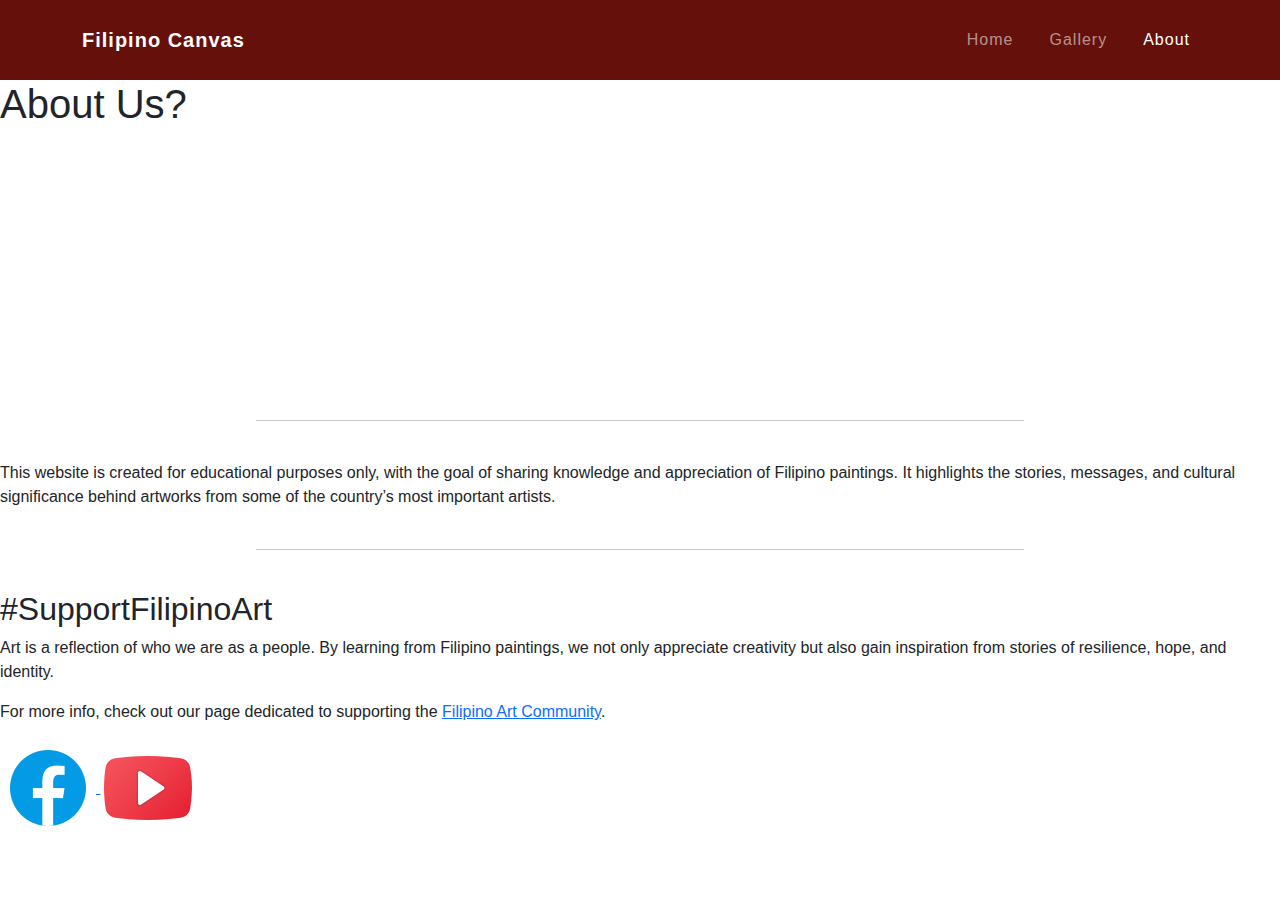
<file: about.html>
<!DOCTYPE html>
<html lang="en">
<head>
<meta charset="UTF-8">
<meta name="viewport" content="width=device-width, initial-scale=1.0">
<title>Filipino Canvas - About</title>

<link href="https://cdn.jsdelivr.net/npm/bootstrap@5.3.8/dist/css/bootstrap.min.css" rel="stylesheet">
<link rel="stylesheet" href="style.css">
</head>

<body>

<nav class="navbar navbar-expand-lg navbar-dark">
  <div class="container">
    <a class="navbar-brand fw-bold" href="index.html">Filipino Canvas</a>
    <button class="navbar-toggler" type="button" data-bs-toggle="collapse" data-bs-target="#navbarNav">
      <span class="navbar-toggler-icon"></span>
    </button>

    <div class="collapse navbar-collapse" id="navbarNav">
      <ul class="navbar-nav ms-auto">
        <li class="nav-item"><a class="nav-link" href="index.html">Home</a></li>
        <li class="nav-item"><a class="nav-link" href="gallery.html">Gallery</a></li>
        <li class="nav-item"><a class="nav-link active" href="about.html">About</a></li>
      </ul>
    </div>
  </div>
</nav>

<section class="banner">
  <h1>About Us?</h1>
</section>

<div class="about-container">
  <hr>
  <p>
    This website is created for educational purposes only, with the goal of sharing
    knowledge and appreciation of Filipino paintings. It highlights the stories,
    messages, and cultural significance behind artworks from some of the country’s
    most important artists.
  </p>

  <hr>

  <h2>#SupportFilipinoArt</h2>

  <p>
    Art is a reflection of who we are as a people. By learning from Filipino
    paintings, we not only appreciate creativity but also gain inspiration from
    stories of resilience, hope, and identity.
  </p>

  <p>
    For more info, check out our page dedicated to supporting the
    <a href="#">Filipino Art Community</a>.
  </p>

  <div class="socials">
    <a href="https://www.facebook.com/stxlxsyiaaz" target="_blank">
      <img src="Facebook.png" alt="Facebook Icon">
    </a>
    <a href="https://youtube.com/@mochatzzz_?si=fRF2HF1gUtFjLvs2" target="_blank">
      <img src="YouTube.png" alt="YouTube Icon">
    </a>
  </div>
</div>

<script src="https://cdn.jsdelivr.net/npm/bootstrap@5.3.2/dist/js/bootstrap.bundle.min.js"></script>

</body>
</html>
</file>
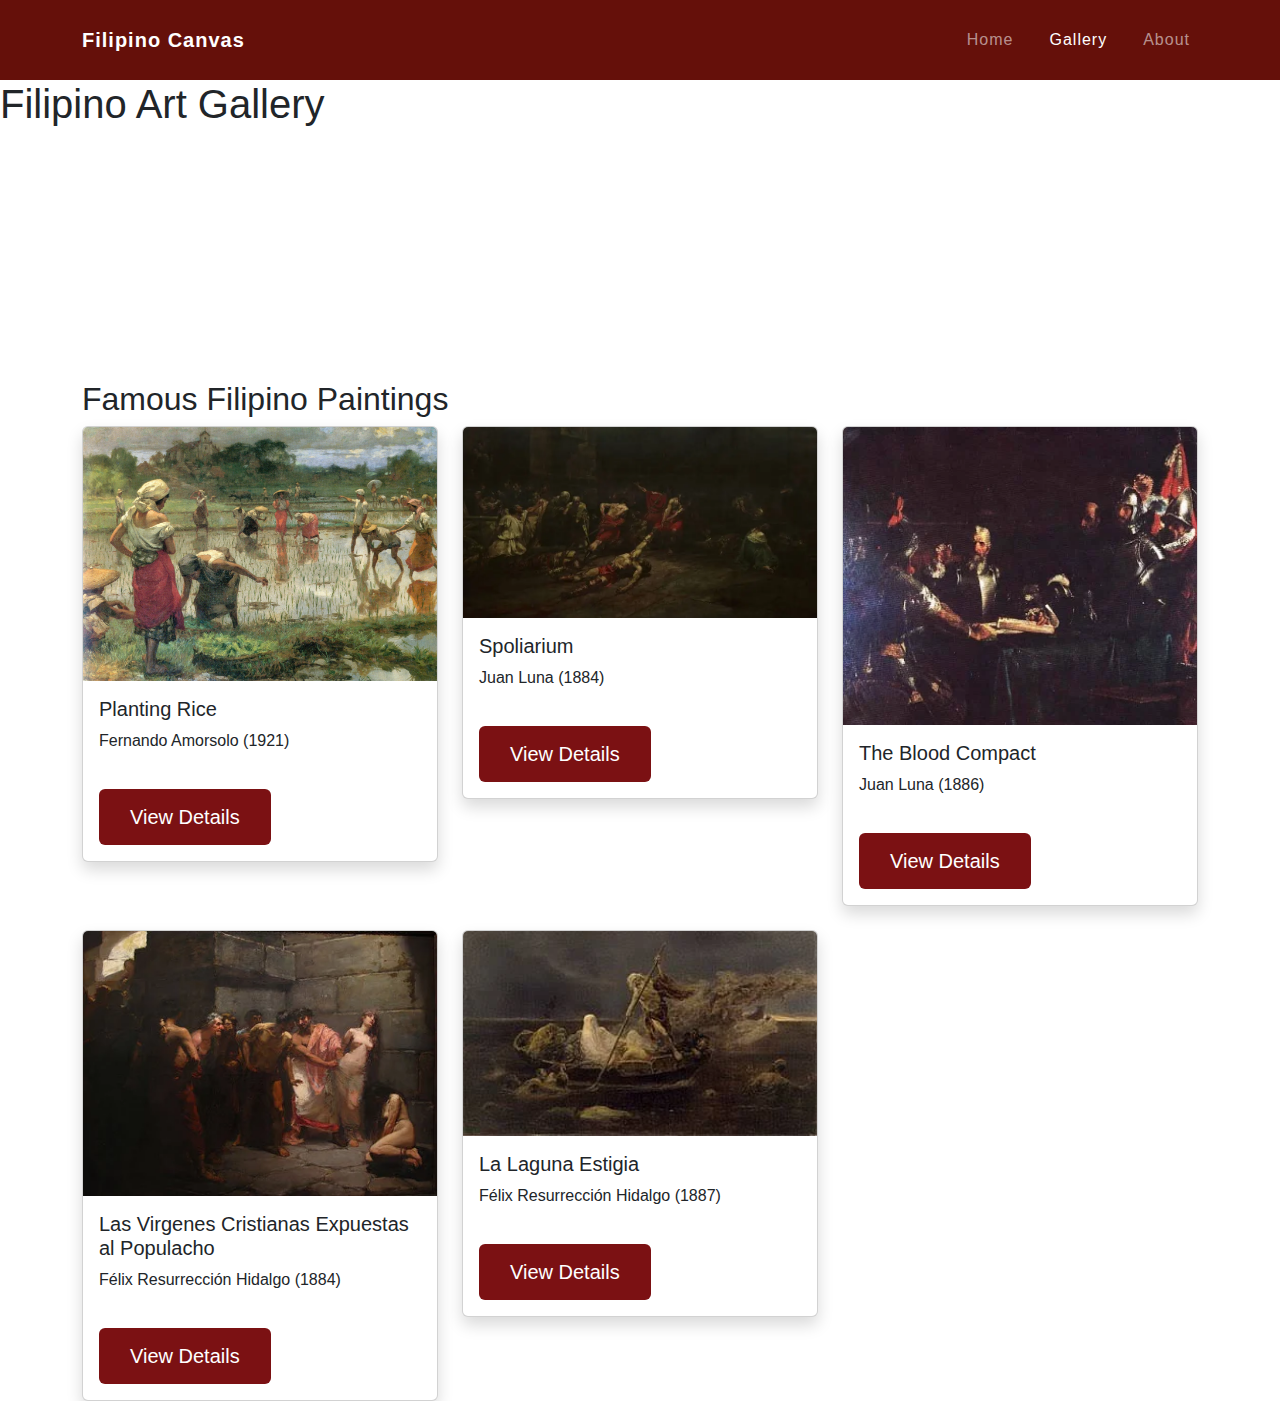
<file: gallery.html>
<!DOCTYPE html>
<html lang="en">

<head>
  <meta charset="UTF-8">
  <meta name="viewport" content="width=device-width, initial-scale=1.0">
  <title>Filipino Canvas - Gallery</title>

  <link href="https://cdn.jsdelivr.net/npm/bootstrap@5.3.8/dist/css/bootstrap.min.css" rel="stylesheet">
  <link rel="stylesheet" href="style.css">
</head>

<body>

  <nav class="navbar navbar-expand-lg navbar-dark">
    <div class="container">
      <a class="navbar-brand fw-bold" href="index.html">Filipino Canvas</a>
      <button class="navbar-toggler" type="button" data-bs-toggle="collapse" data-bs-target="#navbarNav">
        <span class="navbar-toggler-icon"></span>
      </button>

      <div class="collapse navbar-collapse" id="navbarNav">
        <ul class="navbar-nav ms-auto">
          <li class="nav-item"><a class="nav-link" href="index.html">Home</a></li>
          <li class="nav-item"><a class="nav-link active" href="gallery.html">Gallery</a></li>
          <li class="nav-item"><a class="nav-link" href="about.html">About</a></li>
        </ul>
      </div>
    </div>
  </nav>

  <section class="banner">
    <h1>Filipino Art Gallery</h1>
  </section>

  <section class="gallery-section">
    <div class="container">
      <h2>Famous Filipino Paintings</h2>
      <div class="row g-4">

        <div class="col-md-6 col-lg-4">
          <div class="card shadow">
            <img src="A1.png" class="card-img-top">
            <div class="card-body">
              <h5 class="card-title">Planting Rice</h5>
              <p class="card-text">Fernando Amorsolo (1921)</p>
              <button class="btn btn-custom" onclick="showInfo(1)">View Details</button>
            </div>
          </div>
        </div>

        <div class="col-md-6 col-lg-4">
          <div class="card shadow">
            <img src="A2.png" class="card-img-top">
            <div class="card-body">
              <h5 class="card-title">Spoliarium</h5>
              <p class="card-text">Juan Luna (1884)</p>
              <button class="btn btn-custom" onclick="showInfo(2)">View Details</button>
            </div>
          </div>
        </div>

        <div class="col-md-6 col-lg-4">
          <div class="card shadow">
            <img src="A3.png" class="card-img-top">
            <div class="card-body">
              <h5 class="card-title">The Blood Compact</h5>
              <p class="card-text">Juan Luna (1886)</p>
              <button class="btn btn-custom" onclick="showInfo(3)">View Details</button>
            </div>
          </div>
        </div>

        <div class="col-md-6 col-lg-4">
          <div class="card shadow">
            <img src="A4.png" class="card-img-top">
            <div class="card-body">
              <h5 class="card-title">Las Virgenes Cristianas Expuestas al Populacho</h5>
              <p class="card-text">Félix Resurrección Hidalgo (1884)</p>
              <button class="btn btn-custom" onclick="showInfo(4)">View Details</button>
            </div>
          </div>
        </div>

        <div class="col-md-6 col-lg-4">
          <div class="card shadow">
            <img src="A5.png" class="card-img-top">
            <div class="card-body">
              <h5 class="card-title">La Laguna Estigia</h5>
              <p class="card-text">Félix Resurrección Hidalgo (1887)</p>
              <button class="btn btn-custom" onclick="showInfo(5)">View Details</button>
            </div>
          </div>
        </div>

      </div>
    </div>
  </section>

  <div class="modal fade" id="infoModal" tabindex="-1">
    <div class="modal-dialog">
      <div class="modal-content">
        <div class="modal-header bg-danger text-white">
          <h5 class="modal-title" id="modalTitle"></h5>
          <button type="button" class="btn-close" data-bs-dismiss="modal"></button>
        </div>
        <div class="modal-body" id="modalBody"></div>
        <div class="modal-footer">
          <button type="button" class="btn btn-secondary" data-bs-dismiss="modal">Close</button>
        </div>
      </div>
    </div>
  </div>

  <script src="https://cdn.jsdelivr.net/npm/bootstrap@5.3.8/dist/js/bootstrap.bundle.min.js"></script>

  <script>
    const paintings = {
      1: {
        title: "Planting Rice",
        desc: "Created in the 1930s, this painting by Fernando Amorsolo shows Filipino farmers working in golden rice fields, capturing the warmth of sunlight and the beauty of rural life."
      
      },
      2: {
        title: "Spoliarium",
        desc: "Created in 1884 by Juan Luna, Spoliarium depicts fallen Roman gladiators dragged away from the arena. It symbolizes the suffering of Filipinos under Spanish colonization and became a powerful representation of nationalism."
      },
      3: {
        title: "The Blood Compact",
        desc: "Painted in 1886 by Juan Luna, this artwork shows the historic pact between Datu Sikatuna and Miguel López de Legazpi in 1565, symbolizing friendship and diplomacy between Filipinos and Spaniards."
      },
      4: {
        title: "Las Virgenes Cristianas Expuestas al Populacho",
        desc: "Completed in 1884 by Félix Resurrección Hidalgo, this painting portrays Christian maidens exposed to a hostile Roman crowd. It symbolizes injustice, suffering, and moral strength."
      },
      5: {
        title: "La Laguna Estigia",
        desc: "Painted in 1887 by Félix Resurrección Hidalgo, this artwork represents the River Styx from Greek mythology, symbolizing death, transition, and the journey of the soul."
      }
    };

    function showInfo(id) {
      document.getElementById("modalTitle").innerText = paintings[id].title;
      document.getElementById("modalBody").innerText = paintings[id].desc;

      let modal = new bootstrap.Modal(document.getElementById('infoModal'));
      modal.show();
    }
  </script>

</body>

</html>
</file>
<file: style.css>
body {
      margin: 0;
      font-family: Arimo, Arial, sans-serif;
    }

    a:focus {
      outline: 3px dashed #fff;
      outline-offset: 4px;
    }

    .navbar {
      background: #65100a;
      padding: 20px 40px;
      letter-spacing: 1px;
    }

    .navdiv {
      display: flex;
      align-items: center;
      justify-content: space-between;
      flex-wrap: wrap;
      gap: 10px;
    }

    .logo a {
      font-size: 40px;
      font-weight: bold;
      color: white;
      text-decoration: none;
      white-space: nowrap;
    }

    ul {
      padding: 0;
      margin: 0;
      display: flex;
      gap: 20px;
      flex-wrap: wrap;
    }

    li {
      list-style: none;
    }

    li a {
      color: white;
      font-size: 24px;
      text-decoration: none;
    }

    li a:hover,
    li a:focus {
      text-decoration: underline;
    }

    .banner {
      position: relative;
      width: 100%;
      height: 300px;
      overflow: hidden;
    }

    .banner img {
      width: 100%;
      height: 100%;
      object-fit: cover;
    }

    .welcome-text {
      position: absolute;
      top: 50%;
      left: 50%;
      transform: translate(-50%, -50%);
      color: white;
      text-align: center;
      padding: 0px 20px;
    }

    .welcome-text h1 {
      font-size: 48px;
      margin: 0;
    }

    .welcome-text h4 {
      font-size: 26px;
      margin: 5px 0 0 0;
    }

    .filipino-art {
      max-width: 900px;
      margin: 50px auto;
      padding: 20px;
    }

    .filipino-art h2 {
      font-size: 42px;
      color: #7b1113;
      margin-bottom: 15px;
      text-align: center;
    }

    .filipino-art p {
      font-size: 22px;
      line-height: 1.6;
      text-align: center;
    }

    .btn {
      display: inline-block;
      background-color: #7b1113;
      color: white;
      padding: 12px 30px;
      text-decoration: none;
      border-radius: 6px;
      font-size: 20px;
      margin-top: 20px;
    }

    .btn:hover,
    .btn:focus {
      background-color: #a01b1f;
    }

    hr {
      width: 60%;
      margin: 40px auto;
    }

    @media (max-width: 1024px) {
      .welcome-text h1 {
        font-size: 42px;
      }
      .welcome-text h4 {
        font-size: 24px;
      }
      .filipino-art h2 {
        font-size: 38px;
      }
      .filipino-art p {
        font-size: 20px;
      }
    }

    @media (max-width: 768px) {
      .logo a {
        font-size: 34px;
      }
      li a {
        font-size: 20px;
      }
      .banner {
        height: 240px;
      }
      .welcome-text h1 {
        font-size: 34px;
      }
      .welcome-text h4 {
        font-size: 20px;
      }
      .filipino-art h2 {
        font-size: 32px;
      }
      .filipino-art p {
        font-size: 18px;
      }
    }

    @media (max-width: 500px) {
      .navdiv {
        flex-direction: column;
        text-align: center;
      }
      ul {
        flex-direction: column;
        gap: 10px;
      }
      .banner {
        height: 200px;
      }
      .welcome-text h1 {
        font-size: 28px;
      }
      .welcome-text h4 {
        font-size: 18px;
      }
      .filipino-art h2 {
        font-size: 28px;
      }
      .filipino-art p {
        font-size: 17px;
      }
      .btn {
        font-size: 18px;
        padding: 10px 22px;
      }
    }
</file>
